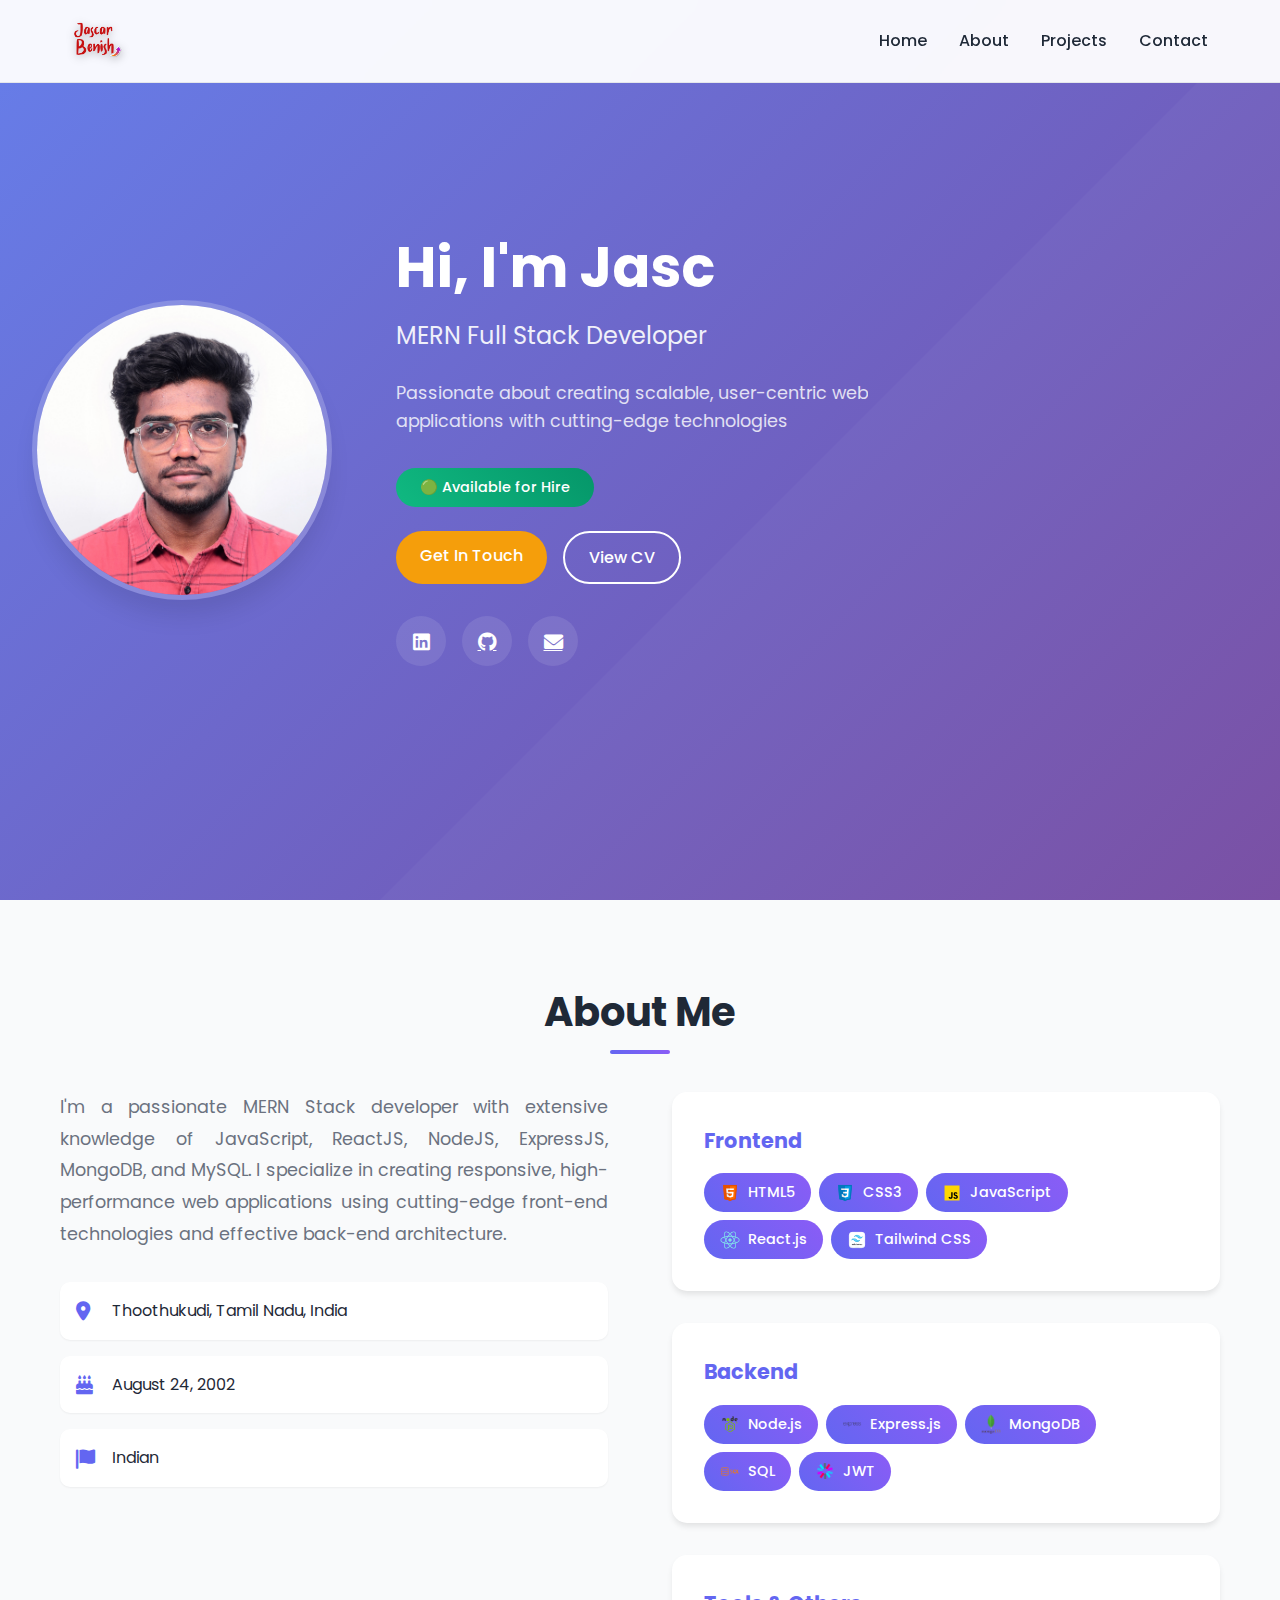
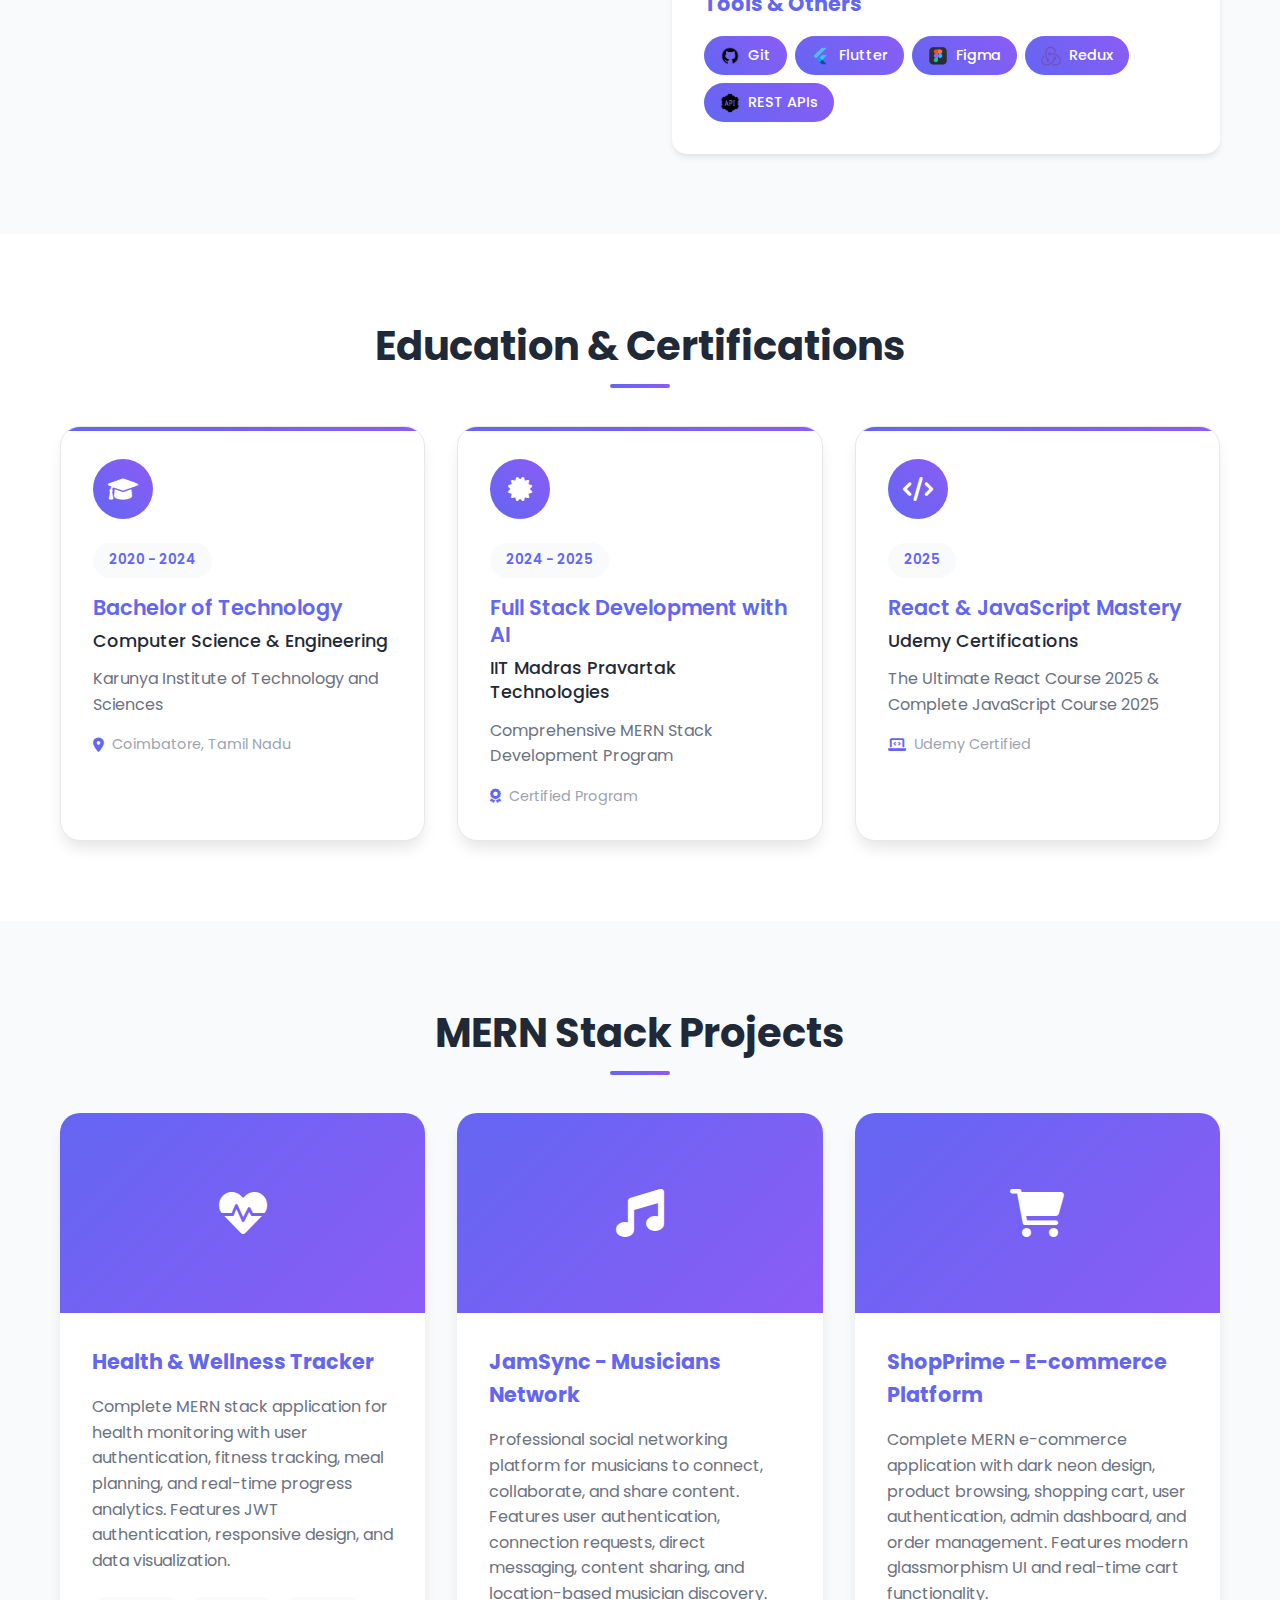
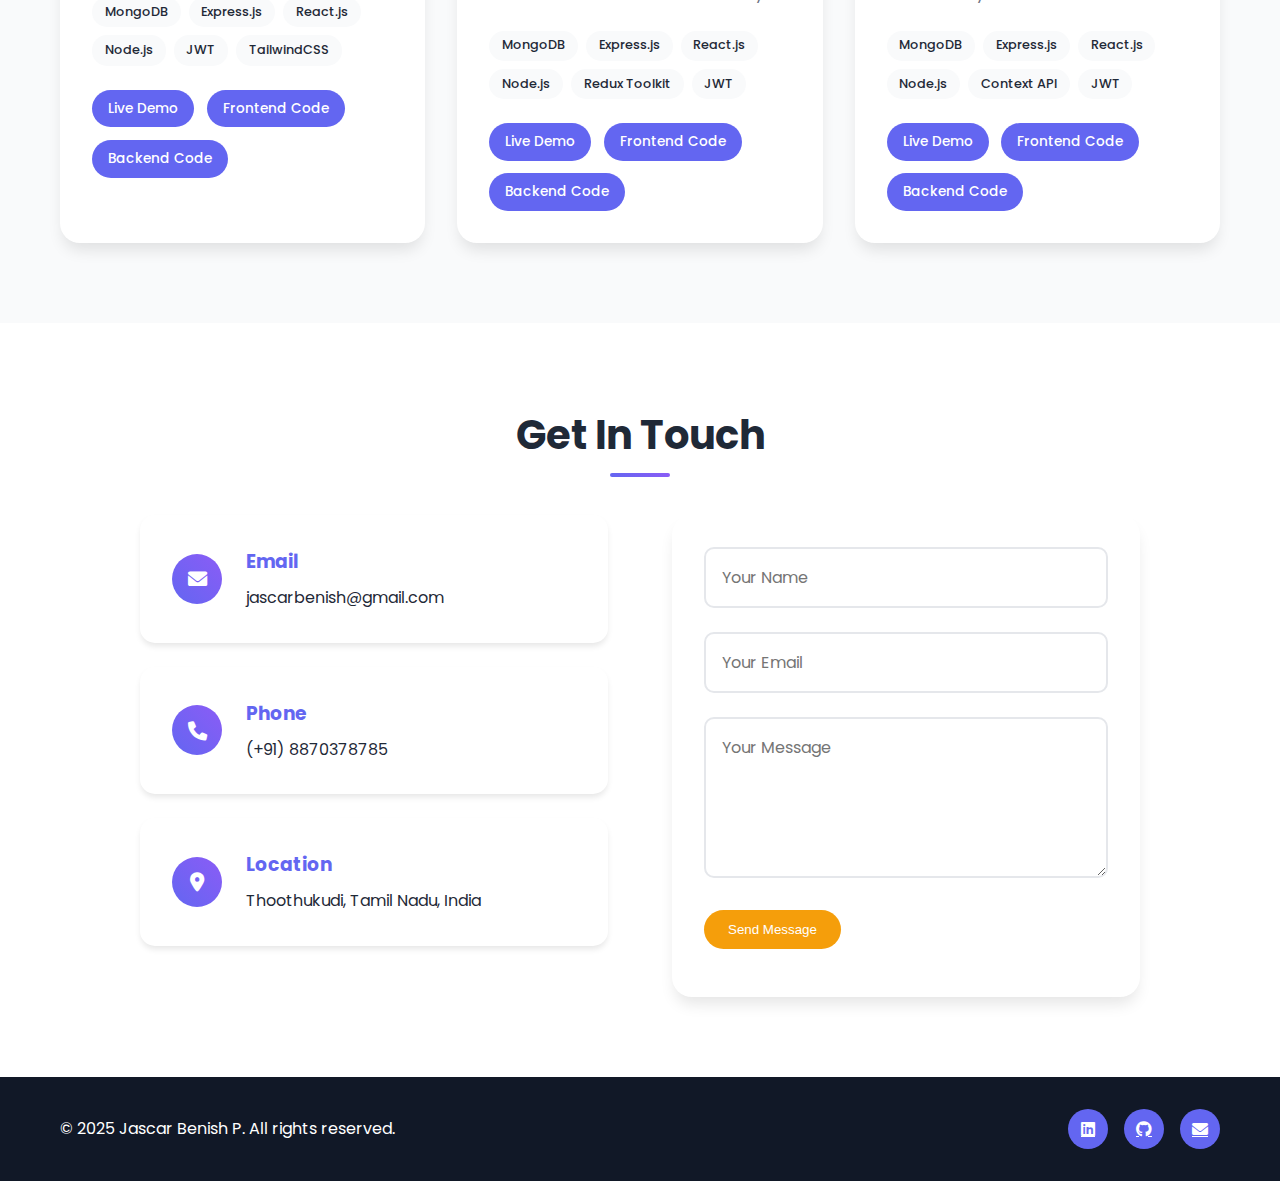
<file: index.html>
<!DOCTYPE html>
<html lang="en">
<head>
    <meta charset="UTF-8">
    <meta name="viewport" content="width=device-width, initial-scale=1.0">
    <title>Jascar Benish P - MERN Stack Developer | Full Stack Web Developer Portfolio</title>
    <meta name="description" content="Experienced MERN Stack Developer specializing in MongoDB, Express.js, React.js, and Node.js. View my complete full-stack projects with live demos and source code.">
    <meta name="keywords" content="MERN Stack Developer, MongoDB, Express.js, React.js, Node.js, Full Stack Developer, JavaScript, Web Developer, Portfolio">
    <link rel="icon" type="image/x-icon" href="./Untitled (27).png">
    <link rel="preconnect" href="https://fonts.googleapis.com">
    <link rel="preconnect" href="https://fonts.gstatic.com" crossorigin>
    <link href="https://fonts.googleapis.com/css2?family=Poppins:wght@300;400;500;600;700&display=swap" rel="stylesheet">
    <link rel="stylesheet" href="https://cdnjs.cloudflare.com/ajax/libs/font-awesome/6.0.0/css/all.min.css">
    <link rel="stylesheet" href="./styles.css">
</head>
<body>
    <!-- Navigation -->
    <nav class="navbar">
        <div class="nav-container">
            <img src="./JB Portfolio.png" alt="JB Portfolio Logo" class="logo">
            <ul class="nav-menu">
                <li><a href="#home" class="nav-link">Home</a></li>
                <li><a href="#about" class="nav-link">About</a></li>
                <li><a href="#projects" class="nav-link">Projects</a></li>
                <li><a href="#contact" class="nav-link">Contact</a></li>
            </ul>
            <div class="hamburger">
                <span></span>
                <span></span>
                <span></span>
            </div>
        </div>
    </nav>

    <!-- Hero Section -->
    <section id="home" class="hero">
        <div class="hero-container">
            <div class="hero-content">
                <div class="profile-image">
                    <img src="./Passport.JPG" alt="Jascar Benish P">
                </div>
                <div class="hero-text">
                    <h1>Hi, I'm <span class="highlight">Jascar Benish P</span></h1>
                    <h2>MERN Full Stack Developer</h2>
                    <p>Passionate about creating scalable, user-centric web applications with cutting-edge technologies</p>
                    <div class="availability-badge">
                        <span class="badge-available">🟢 Available for Hire</span>
                    </div>
                    <div class="hero-buttons">
                        <a href="#contact" class="btn btn-primary">Get In Touch</a>
                        <a href="./MERN_3.pdf" class="btn btn-secondary" target="_blank">View CV</a>
                    </div>
                    <div class="social-links">
                        <a href="https://www.linkedin.com/in/jascar-benish-p-57563a209/" target="_blank"><i class="fab fa-linkedin"></i></a>
                        <a href="https://github.com/beni2408" target="_blank"><i class="fab fa-github"></i></a>
                        <a href="mailto:jascarbenish@gmail.com"><i class="fas fa-envelope"></i></a>
                    </div>
                </div>
            </div>
        </div>
    </section>



    <!-- About Section -->
    <section id="about" class="about">
        <div class="container">
            <h2 class="section-title">About Me</h2>
            <div class="about-content">
                <div class="about-text">
                    <p>I'm a passionate MERN Stack developer with extensive knowledge of JavaScript, ReactJS, NodeJS, ExpressJS, MongoDB, and MySQL. I specialize in creating responsive, high-performance web applications using cutting-edge front-end technologies and effective back-end architecture.</p>
                    <div class="personal-info">
                        <div class="info-item">
                            <i class="fas fa-map-marker-alt"></i>
                            <span>Thoothukudi, Tamil Nadu, India</span>
                        </div>
                        <div class="info-item">
                            <i class="fas fa-birthday-cake"></i>
                            <span>August 24, 2002</span>
                        </div>
                        <div class="info-item">
                            <i class="fas fa-flag"></i>
                            <span>Indian</span>
                        </div>
                    </div>
                </div>
                <div class="skills-grid">
                    <div class="skill-category">
                        <h3>Frontend</h3>
                        <div class="skills">
                            <span class="skill-tag"><img src="./html.png" alt="HTML5"> HTML5</span>
                            <span class="skill-tag"><img src="./css.png" alt="CSS3"> CSS3</span>
                            <span class="skill-tag"><img src="./js.png" alt="JavaScript"> JavaScript</span>
                            <span class="skill-tag"><img src="./reactjs.png" alt="React.js"> React.js</span>
                            <span class="skill-tag"><img src="./Tailwind CSS.png" alt="Tailwind CSS"> Tailwind CSS</span>
                        </div>
                    </div>
                    <div class="skill-category">
                        <h3>Backend</h3>
                        <div class="skills">
                            <span class="skill-tag"><img src="./nodejs.png" alt="Node.js"> Node.js</span>
                            <span class="skill-tag"><img src="./ExpressJS.png" alt="Express.js"> Express.js</span>
                            <span class="skill-tag"><img src="./mongoDB.png" alt="MongoDB"> MongoDB</span>
                            <span class="skill-tag"><img src="./Sql_Logo.png" alt="SQL"> SQL</span>
                            <span class="skill-tag"><img src="./JWT.png" alt="JWT"> JWT</span>
                        </div>
                    </div>
                    <div class="skill-category">
                        <h3>Tools & Others</h3>
                        <div class="skills">
                            <span class="skill-tag"><img src="./github.png" alt="Git"> Git</span>
                            <span class="skill-tag"><img src="./flutter.png" alt="Flutter"> Flutter</span>
                            <span class="skill-tag"><img src="./Figma.png" alt="Figma"> Figma</span>
                            <span class="skill-tag"><img src="./Redux.png" alt="Redux"> Redux</span>
                            <span class="skill-tag"><img src="./REST API.png" alt="REST APIs"> REST APIs</span>
                        </div>
                    </div>
                </div>

            </div>
        </div>
    </section>

    <!-- Education Section -->
    <section id="education" class="education">
        <div class="container">
            <h2 class="section-title">Education & Certifications</h2>
            <div class="education-grid">
                <div class="education-card">
                    <div class="education-icon">
                        <i class="fas fa-graduation-cap"></i>
                    </div>
                    <div class="education-content">
                        <div class="education-date">2020 - 2024</div>
                        <h3>Bachelor of Technology</h3>
                        <h4>Computer Science & Engineering</h4>
                        <p>Karunya Institute of Technology and Sciences</p>
                        <span class="location"><i class="fas fa-map-marker-alt"></i> Coimbatore, Tamil Nadu</span>
                    </div>
                </div>
                <div class="education-card">
                    <div class="education-icon">
                        <i class="fas fa-certificate"></i>
                    </div>
                    <div class="education-content">
                        <div class="education-date">2024 - 2025</div>
                        <h3>Full Stack Development with AI</h3>
                        <h4>IIT Madras Pravartak Technologies</h4>
                        <p>Comprehensive MERN Stack Development Program</p>
                        <span class="location"><i class="fas fa-award"></i> Certified Program</span>
                    </div>
                </div>
                <div class="education-card">
                    <div class="education-icon">
                        <i class="fas fa-code"></i>
                    </div>
                    <div class="education-content">
                        <div class="education-date">2025</div>
                        <h3>React & JavaScript Mastery</h3>
                        <h4>Udemy Certifications</h4>
                        <p>The Ultimate React Course 2025 & Complete JavaScript Course 2025</p>
                        <span class="location"><i class="fas fa-laptop-code"></i> Udemy Certified</span>
                    </div>
                </div>
            </div>
        </div>
    </section>

    <!-- Projects Section -->
    <section id="projects" class="projects">
        <div class="container">
            <h2 class="section-title">MERN Stack Projects</h2>
            <div class="projects-grid">
                <div class="project-card">
                    <div class="project-image">
                        <i class="fas fa-heartbeat"></i>
                    </div>
                    <div class="project-content">
                        <h3>Health & Wellness Tracker</h3>
                        <p>Complete MERN stack application for health monitoring with user authentication, fitness tracking, meal planning, and real-time progress analytics. Features JWT authentication, responsive design, and data visualization.</p>
                        <div class="project-tech">
                            <span>MongoDB</span>
                            <span>Express.js</span>
                            <span>React.js</span>
                            <span>Node.js</span>
                            <span>JWT</span>
                            <span>TailwindCSS</span>
                        </div>
                        <div class="project-links">
                            <a href="https://jascarshealthandweathnessapp.netlify.app/" target="_blank">Live Demo</a>
                            <a href="https://github.com/beni2408/guvi-finalproject-frontend" target="_blank">Frontend Code</a>
                            <a href="https://github.com/beni2408/guvi-finalproject-backend" target="_blank">Backend Code</a>
                        </div>
                    </div>
                </div>
                <div class="project-card">
                    <div class="project-image">
                        <i class="fas fa-music"></i>
                    </div>
                    <div class="project-content">
                        <h3>JamSync - Musicians Network</h3>
                        <p>Professional social networking platform for musicians to connect, collaborate, and share content. Features user authentication, connection requests, direct messaging, content sharing, and location-based musician discovery.</p>
                        <div class="project-tech">
                            <span>MongoDB</span>
                            <span>Express.js</span>
                            <span>React.js</span>
                            <span>Node.js</span>
                            <span>Redux Toolkit</span>
                            <span>JWT</span>
                        </div>
                        <div class="project-links">
                            <a href="https://bandfindingjascar.netlify.app/" target="_blank">Live Demo</a>
                            <a href="https://github.com/beni2408/abndfindingfrontend.git" target="_blank">Frontend Code</a>
                            <a href="https://github.com/beni2408/bandfindingbackend.git" target="_blank">Backend Code</a>
                        </div>
                    </div>
                </div>
                <div class="project-card">
                    <div class="project-image">
                        <i class="fas fa-shopping-cart"></i>
                    </div>
                    <div class="project-content">
                        <h3>ShopPrime - E-commerce Platform</h3>
                        <p>Complete MERN e-commerce application with dark neon design, product browsing, shopping cart, user authentication, admin dashboard, and order management. Features modern glassmorphism UI and real-time cart functionality.</p>
                        <div class="project-tech">
                            <span>MongoDB</span>
                            <span>Express.js</span>
                            <span>React.js</span>
                            <span>Node.js</span>
                            <span>Context API</span>
                            <span>JWT</span>
                        </div>
                        <div class="project-links">
                            <a href="https://shopprimejascar.netlify.app/" target="_blank">Live Demo</a>
                            <a href="https://github.com/beni2408/shopprimefrontend.git" target="_blank">Frontend Code</a>
                            <a href="https://github.com/beni2408/shopprimebackend.git" target="_blank">Backend Code</a>
                        </div>
                    </div>
                </div>

            </div>
        </div>
    </section>

    <!-- Contact Section -->
    <section id="contact" class="contact">
        <div class="container">
            <h2 class="section-title">Get In Touch</h2>
            <div class="contact-content">
                <div class="contact-info">
                    <div class="contact-item">
                        <i class="fas fa-envelope"></i>
                        <div>
                            <h3>Email</h3>
                            <p><a href="mailto:jascarbenish@gmail.com" style="color: inherit; text-decoration: none;">jascarbenish@gmail.com</a></p>
                        </div>
                    </div>
                    <div class="contact-item">
                        <i class="fas fa-phone"></i>
                        <div>
                            <h3>Phone</h3>
                            <p>(+91) 8870378785</p>
                        </div>
                    </div>
                    <div class="contact-item">
                        <i class="fas fa-map-marker-alt"></i>
                        <div>
                            <h3>Location</h3>
                            <p>Thoothukudi, Tamil Nadu, India</p>
                        </div>
                    </div>
                </div>
                <div class="contact-form">
                    <form id="contact-form" action="https://formspree.io/f/xdkogkvo" method="POST">
                        <div class="form-group">
                            <input type="text" name="name" placeholder="Your Name" required>
                        </div>
                        <div class="form-group">
                            <input type="email" name="email" placeholder="Your Email" required>
                        </div>
                        <div class="form-group">
                            <textarea name="message" placeholder="Your Message" rows="5" required></textarea>
                        </div>
                        <button type="submit" class="btn btn-primary" id="submit-btn">Send Message</button>
                    </form>
                    <div id="form-status" style="margin-top: 1rem; text-align: center; font-weight: 500;"></div>
                </div>
            </div>
        </div>
    </section>

    <!-- Footer -->
    <footer class="footer">
        <div class="container">
            <div class="footer-content">
                <p>&copy; 2025 Jascar Benish P. All rights reserved.</p>
                <div class="footer-social">
                    <a href="https://www.linkedin.com/in/jascar-benish-p-57563a209/" target="_blank"><i class="fab fa-linkedin"></i></a>
                    <a href="https://github.com/beni2408" target="_blank"><i class="fab fa-github"></i></a>
                    <a href="mailto:jascarbenish@gmail.com"><i class="fas fa-envelope"></i></a>
                </div>
            </div>
        </div>
    </footer>

    <!-- Scroll to Top Button -->
    <button id="scroll-top" class="scroll-top-btn">
        <i class="fas fa-arrow-up"></i>
    </button>

    <script src="./script.js"></script>
</body>
</html>
</file>
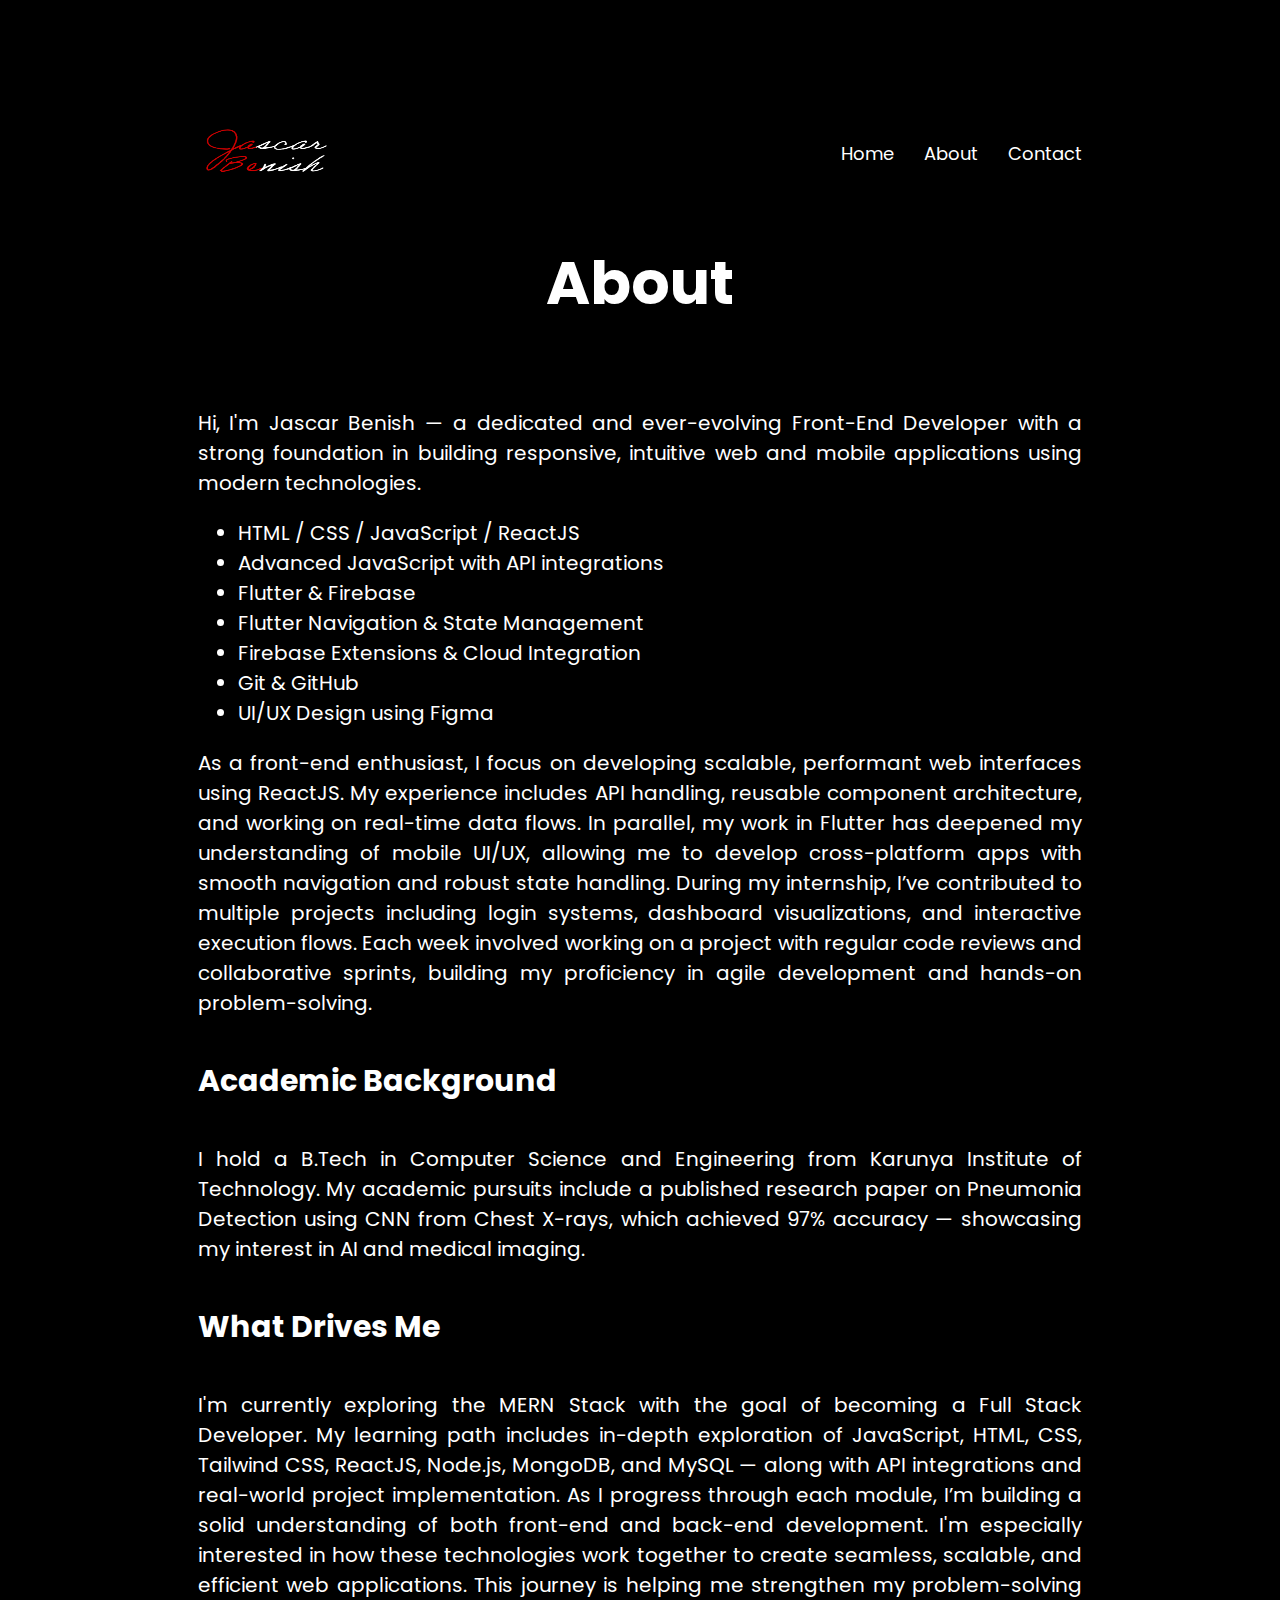
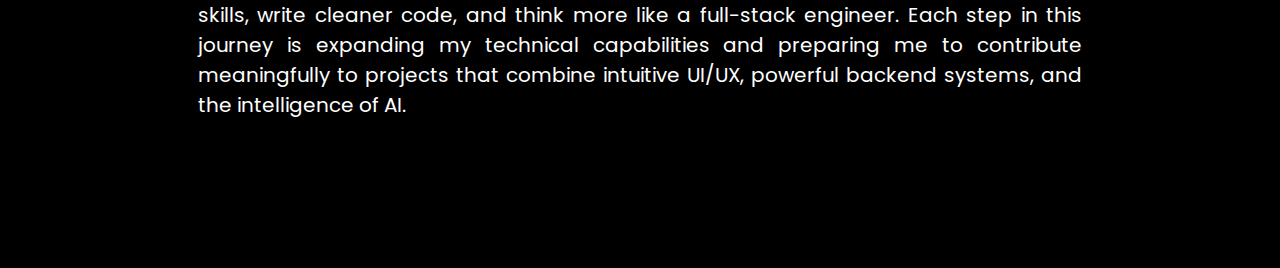
<file: about.html>
<!DOCTYPE html>
<html lang="eng">

    <head>
        <title>
            About
        </title>
        <link rel="preconnect" href="https://fonts.googleapis.com">
        <link rel="preconnect" href="https://fonts.gstatic.com" crossorigin>
        <link href="https://fonts.googleapis.com/css2?family=Poppins:ital,wght@0,100;0,200;0,300;0,400;0,500;0,600;0,700;0,800;0,900;1,100;1,200;1,300;1,400;1,500;1,600;1,700;1,800;1,900&display=swap" rel="stylesheet">
    </head>
        <link rel="stylesheet" href="./aboutstyles.css">

    <body>
        <div id="header">
            <div class="container">
                <nav>
                    <img height="50px" src="./Untitled (27).png" class="logo">
                    <ul>
                        <li><a href="./index.html">Home</a></li>
                        <li><a href="./about.html">About</a></li>
                        <li><a href="./contact.html">Contact</a></li> 
                    </ul>
                </nav>
                <head>
                    <div class="heading">
                        <h1 class="heading">
                            About
                        </h1>
                        
                    </div>
                    <div class="about">
                        <p>
                            Hi, I'm Jascar Benish — a dedicated and ever-evolving Front-End Developer with a strong foundation in building responsive, intuitive web and mobile applications using modern technologies.
                            <ul>
                                <li>HTML / CSS / JavaScript / ReactJS</li>
                                <li>Advanced JavaScript with API integrations</li>
                                <li>Flutter & Firebase</li>
                                <li>Flutter Navigation & State Management</li>
                                <li>Firebase Extensions & Cloud Integration</li>
                                <li>Git & GitHub</li>
                                <li>UI/UX Design using Figma</li>
                            </ul>
                            As a front-end enthusiast, I focus on developing scalable, performant web interfaces using ReactJS. My experience includes API handling, reusable component architecture, and working on real-time data flows. In parallel, my work in Flutter has deepened my understanding of mobile UI/UX, allowing me to develop cross-platform apps with smooth navigation and robust state handling.

                            During my internship, I’ve contributed to multiple projects including login systems, dashboard visualizations, and interactive execution flows. Each week involved working on a project with regular code reviews and collaborative sprints, building my proficiency in agile development and hands-on problem-solving.
                            <h4>Academic Background</h4>
                            
                                I hold a B.Tech in Computer Science and Engineering from Karunya Institute of Technology. My academic pursuits include a published research paper on Pneumonia Detection using CNN from Chest X-rays, which achieved 97% accuracy — showcasing my interest in AI and medical imaging.
                            
                            
                            <h4>What Drives Me</h4>
                            I'm currently exploring the MERN Stack with the goal of becoming a Full Stack Developer. My learning path includes in-depth exploration of JavaScript, HTML, CSS, Tailwind CSS, ReactJS, Node.js, MongoDB, and MySQL — along with API integrations and real-world project implementation.

As I progress through each module, I’m building a solid understanding of both front-end and back-end development. I'm especially interested in how these technologies work together to create seamless, scalable, and efficient web applications. This journey is helping me strengthen my problem-solving skills, write cleaner code, and think more like a full-stack engineer. Each step in this journey is expanding my technical capabilities and preparing me to contribute meaningfully to projects that combine intuitive UI/UX, powerful backend systems, and the intelligence of AI.
                        </p>
                    </div>
                   
                    
                </head>
    </body>
</html>
</file>
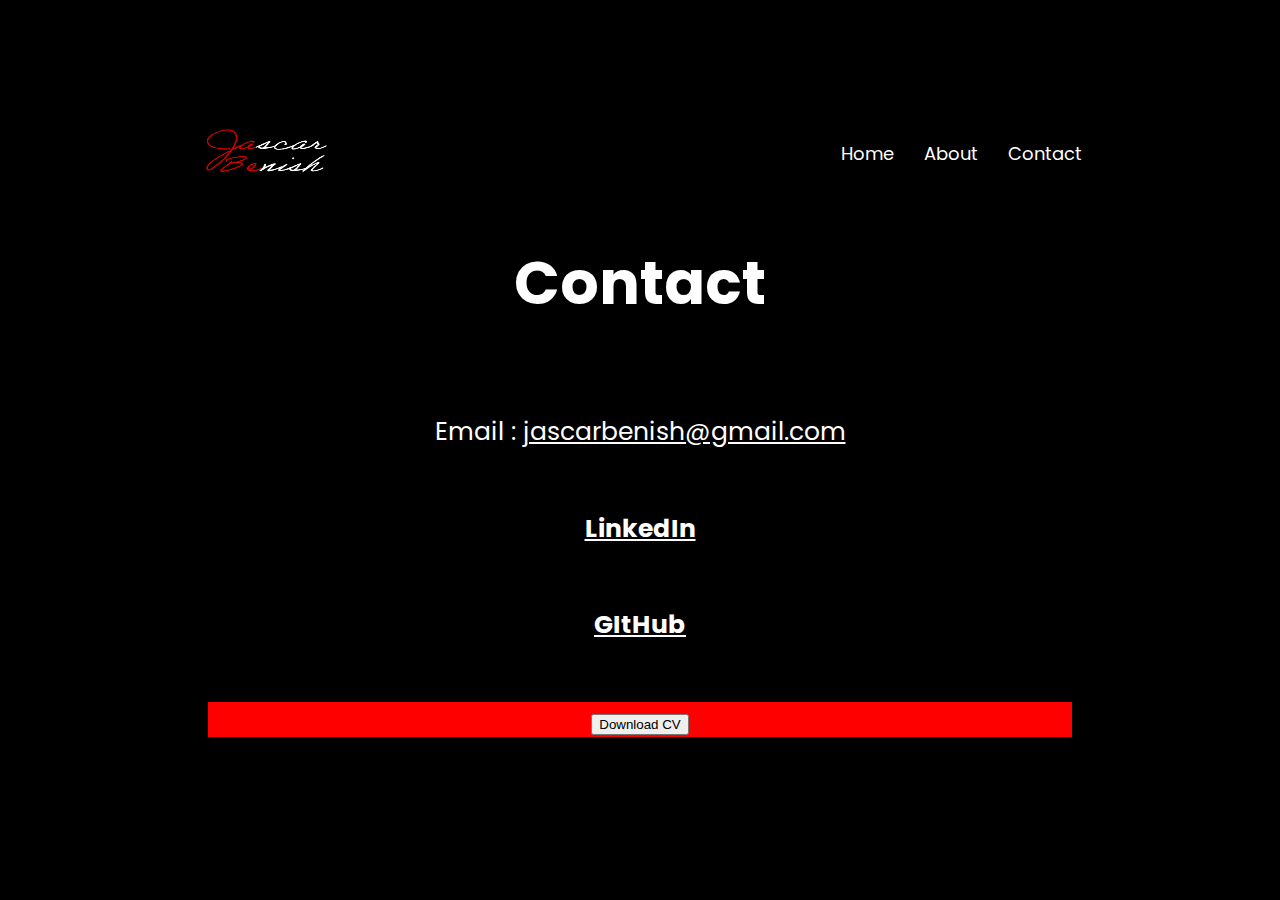
<file: contact.html>
<!DOCTYPE html>
<html lang="eng">
<meta charset="UTF-8">
<head>
    <title>
        Contact
    </title>
    <link rel="preconnect" href="https://fonts.googleapis.com">
    <link rel="preconnect" href="https://fonts.gstatic.com" crossorigin>
    <link href="https://fonts.googleapis.com/css2?family=Poppins:ital,wght@0,100;0,200;0,300;0,400;0,500;0,600;0,700;0,800;0,900;1,100;1,200;1,300;1,400;1,500;1,600;1,700;1,800;1,900&display=swap" rel="stylesheet">
</head>

<link rel="stylesheet" href="./contactstyle.css">

<body>
    <div id="header">
        <div class="container">
            <nav>
                <img height="50px" src="./Untitled (27).png" class="logo">
                <ul>
                    <li><a href="./index.html">Home</a></li>
                    <li><a href="./about.html">About</a></li>
                    <li><a href="./contact.html">Contact</a></li> 
                </ul>
            </nav>
            <head>
                <div class="heading">
                    <h1 class="heading">
                        Contact
                    </h1>
        
                </div>
                
            </head>
        

            <div class="p">
                    <p>
                       
                            <p>Email :  <a href="https://mail.google.com/mail/?view=cm&fs=1&to=jascarbenish@gmail.com">jascarbenish@gmail.com</a></p> 
                            <!-- <p>Phone : <a>+91 8870378785</a></p> -->
                            <p><a href="https://www.linkedin.com/in/jascar-benish-p-57563a209/"><h6 class="p">LinkedIn</h6></a></p>
                            
                            <p><a href="https://github.com/beni2408"><h6 class="p">GItHub</h6></a></p>

                    </p>
                </div>
                
                <div class="cv">
                    <button id="downloadBtn">Download CV</button>
                </div>
                <script src="./script.js"></script>
           
</body>
</file>
<file: aboutstyles.css>
html {
  background-color: black;
  font-family: "Poppins", sans-serif;
  color: white;
}
.heading {
  color: white;
  text-align: center;
  padding: 10px;
  font-size: 50px;
}
#header {
  /*width: 100%;
    height: 100vh; */
  background-color: black;
  background-size: cover;
  background-position: center;
}

.container {
  padding: 100px 10%;
}

.logo {
  width: 140px;
}
nav {
  display: flex;
  align-items: center;
  justify-content: space-between;
  background-color: black;
}

nav ul {
  list-style: none;
  display: flex;
  gap: 30px; /* spacing between nav items */
  margin: 0;
  padding: 0;
}

nav ul li {
  display: inline-block;
}

nav ul li a {
  color: #fff;
  text-decoration: none;
  font-size: 18px;
}

nav ul li a::after {
  content: "";
  width: 10%;
  height: 3px;
  background: #ff0000;
  position: relative;
  left: 0;
  bottom: -1px;
  transition: 0.5s;
}

.about {
  font-size: 20px;
  text-align: justify;
}

.about h4 {
  font-size: 30px;
}

@media (max-width: 480px) {
  .heading {
    font-size: 28px;
    padding: 8px;
  }

  .container {
    padding: 40px 5%;
  }

  nav {
    flex-direction: column;
    align-items: flex-start;
  }

  nav ul {
    width: 100%;
    padding-left: 0;
  }

  nav ul li {
    display: block;
    margin: 10px 0;
  }

  .about {
    font-size: 16px;
  }

  .about h4 {
    font-size: 24px;
  }
}

/* Medium Devices (Tablets) */
@media (max-width: 768px) {
  .heading {
    font-size: 36px;
  }

  .container {
    padding: 60px 8%;
  }

  .about {
    font-size: 18px;
  }

  .about h4 {
    font-size: 26px;
  }

  nav ul li a {
    font-size: 16px;
  }
}

/* Large Devices (Laptops and up) */
@media (min-width: 1200px) {
  .container {
    padding: 120px 15%;
  }

  .heading {
    font-size: 60px;
  }
}
</file>
<file: contactstyle.css>
html {
  background-color: black;
  font-family: "Poppins", sans-serif;
  color: white;
}
.heading {
  color: white;
  text-align: center;
  padding: 10px;
  font-size: 50px;
}
#header {
  /*width: 100%;
    height: 100vh; */
  background-color: black;
  background-size: cover;
  background-position: center;
}

.container {
  padding: 100px 10%;
}

.logo {
  width: 140px;
}
nav {
  display: flex;
  align-items: center;
  justify-content: space-between;
  background-color: black;
}

nav ul {
  list-style: none;
  display: flex;
  gap: 30px; /* spacing between nav items */
  margin: 0;
  padding: 0;
}

nav ul li {
  display: inline-block;
}

nav ul li a {
  color: #fff;
  text-decoration: none;
  font-size: 18px;
}
nav ul li a::after {
  content: "";
  width: 10%;
  height: 3px;
  background: #ff0000;
  position: relative;
  left: 0;
  bottom: -1px;
  transition: 0.5s;
}

a {
  color: white;
}
.p {
  font-size: 25px;
  text-align: center;
  p:h6 {
    font-size: 25;
  }
}
.p a:hover {
  color: #ff0000;
}

.cv {
  text-align: center;
  align-items: center;
  font-size: 20px;
  font-weight: bold;
  margin: 10px;
  background-color: #ff0000;
  padding-left: 5px;
  padding-top: 5px;
  padding-right: 5px;
  color: white;
  inline-size: none;
}

/* -----------------------------
   📱 Responsive Media Queries
------------------------------ */

/* Small Devices (Phones) */
@media (max-width: 480px) {
  .container {
    padding: 40px 5%;
    text-align: center;
  }

  nav {
    flex-direction: column;
    align-items: center;
    gap: 10px;
  }

  nav ul {
    display: flex;
    flex-direction: row;
    justify-content: center;
    gap: 20px;
    padding: 0;
    margin: 0;
    width: 100%;
  }

  nav ul li {
    display: inline-block;
    margin: 0;
  }

  nav ul li a {
    font-size: 16px;
  }

  .heading {
    font-size: 28px;
    text-align: center;
    padding: 8px;
  }

  .p {
    font-size: 18px;
    text-align: center;
    margin: 10px 0;
    padding: 0 15px;
  }

  .cv {
    font-size: 16px;
    padding: 10px 20px;
    width: 90%;
    max-width: 300px;
    text-align: center;
    margin: 20px auto;
    display: block;
    border-radius: 6px;
  }
}

/* Medium Devices (Tablets) */
@media (max-width: 768px) {
  .heading {
    font-size: 36px;
  }

  .container {
    padding: 60px 8%;
  }

  .p {
    font-size: 20px;
  }

  .cv {
    font-size: 18px;
    padding: 10px 15px;
  }
}

/* Large Devices (Desktops) */
@media (min-width: 1200px) {
  .container {
    padding: 120px 15%;
  }

  .heading {
    font-size: 60px;
  }
}
</file>
<file: styles.css>
/* Reset and Base Styles */
* {
    margin: 0;
    padding: 0;
    box-sizing: border-box;
}

:root {
    --primary-color: #6366f1;
    --secondary-color: #8b5cf6;
    --accent-color: #f59e0b;
    --text-primary: #1f2937;
    --text-secondary: #6b7280;
    --text-light: #9ca3af;
    --bg-primary: #ffffff;
    --bg-secondary: #f9fafb;
    --bg-dark: #111827;
    --border-color: #e5e7eb;
    --shadow-sm: 0 1px 2px 0 rgb(0 0 0 / 0.05);
    --shadow-md: 0 4px 6px -1px rgb(0 0 0 / 0.1);
    --shadow-lg: 0 10px 15px -3px rgb(0 0 0 / 0.1);
    --shadow-xl: 0 20px 25px -5px rgb(0 0 0 / 0.1);
}

body {
    font-family: 'Poppins', sans-serif;
    line-height: 1.6;
    color: var(--text-primary);
    background: var(--bg-primary);
}

.container {
    max-width: 1200px;
    margin: 0 auto;
    padding: 0 20px;
}

/* Navigation */
.navbar {
    position: fixed;
    top: 0;
    width: 100%;
    background: rgba(255, 255, 255, 0.95);
    backdrop-filter: blur(10px);
    border-bottom: 1px solid var(--border-color);
    z-index: 1000;
    transition: all 0.3s ease;
}

.nav-container {
    display: flex;
    justify-content: space-between;
    align-items: center;
    padding: 1rem 2rem;
    max-width: 1200px;
    margin: 0 auto;
}

.logo {
    height: 50px;
    width: auto;
    max-width: 150px;
    object-fit: contain;
    filter: drop-shadow(0 2px 4px rgba(0,0,0,0.3));
}

.nav-menu {
    display: flex;
    list-style: none;
    gap: 2rem;
}

.nav-link {
    text-decoration: none;
    color: var(--text-primary);
    font-weight: 500;
    transition: color 0.3s ease;
    position: relative;
}

.nav-link:hover {
    color: var(--primary-color);
}

.nav-link::after {
    content: '';
    position: absolute;
    bottom: -5px;
    left: 0;
    width: 0;
    height: 2px;
    background: var(--primary-color);
    transition: width 0.3s ease;
}

.nav-link:hover::after {
    width: 100%;
}

.hamburger {
    display: none;
    flex-direction: column;
    cursor: pointer;
}

.hamburger span {
    width: 25px;
    height: 3px;
    background: var(--text-primary);
    margin: 3px 0;
    transition: 0.3s;
}

/* Hero Section */
.hero {
    min-height: 100vh;
    display: flex;
    align-items: center;
    background: linear-gradient(135deg, #667eea 0%, #764ba2 100%);
    color: white;
    position: relative;
    overflow: hidden;
}

.hero::before {
    content: '';
    position: absolute;
    top: 0;
    left: 0;
    right: 0;
    bottom: 0;
    background: url('data:image/svg+xml,<svg xmlns="http://www.w3.org/2000/svg" viewBox="0 0 1000 1000"><polygon fill="%23ffffff08" points="0,1000 1000,0 1000,1000"/></svg>');
    background-size: cover;
}

.hero-container {
    position: relative;
    z-index: 2;
}

.hero-content {
    display: grid;
    grid-template-columns: 1fr 2fr;
    gap: 4rem;
    align-items: center;
    max-width: 1200px;
    margin: 0 auto;
    padding: 0 2rem;
}

.profile-image {
    display: flex;
    justify-content: center;
}

.profile-image img {
    width: 300px;
    height: 300px;
    border-radius: 50%;
    border: 5px solid rgba(255, 255, 255, 0.2);
    box-shadow: var(--shadow-xl);
    transition: transform 0.3s ease;
}

.profile-image img:hover {
    transform: scale(1.05);
}

.hero-text h1 {
    font-size: 3.5rem;
    font-weight: 700;
    margin-bottom: 1rem;
    line-height: 1.2;
}

.highlight {
    background: linear-gradient(45deg, #f59e0b, #ef4444);
    -webkit-background-clip: text;
    -webkit-text-fill-color: transparent;
    background-clip: text;
}

.hero-text h2 {
    font-size: 1.5rem;
    font-weight: 400;
    margin-bottom: 1.5rem;
    opacity: 0.9;
}

.hero-text p {
    font-size: 1.1rem;
    margin-bottom: 2rem;
    opacity: 0.8;
    max-width: 500px;
}

.hero-buttons {
    display: flex;
    gap: 1rem;
    margin-bottom: 2rem;
}

.btn {
    padding: 12px 24px;
    border-radius: 50px;
    text-decoration: none;
    font-weight: 500;
    transition: all 0.3s ease;
    display: inline-block;
    border: none;
    cursor: pointer;
}

.btn-primary {
    background: var(--accent-color);
    color: white;
}

.btn-primary:hover {
    background: #d97706;
    transform: translateY(-2px);
    box-shadow: var(--shadow-lg);
}

.btn-secondary {
    background: transparent;
    color: white;
    border: 2px solid white;
}

.btn-secondary:hover {
    background: white;
    color: var(--primary-color);
}

.social-links {
    display: flex;
    gap: 1rem;
}

.social-links a {
    width: 50px;
    height: 50px;
    border-radius: 50%;
    background: rgba(255, 255, 255, 0.1);
    display: flex;
    align-items: center;
    justify-content: center;
    color: white;
    font-size: 1.2rem;
    transition: all 0.3s ease;
}

.social-links a:hover {
    background: var(--accent-color);
    transform: translateY(-3px);
}

/* Section Styles */
section {
    padding: 5rem 0;
}

.section-title {
    text-align: center;
    font-size: 2.5rem;
    font-weight: 700;
    margin-bottom: 3rem;
    position: relative;
}

.section-title::after {
    content: '';
    position: absolute;
    bottom: -10px;
    left: 50%;
    transform: translateX(-50%);
    width: 60px;
    height: 4px;
    background: linear-gradient(45deg, var(--primary-color), var(--secondary-color));
    border-radius: 2px;
}

/* About Section */
.about {
    background: var(--bg-secondary);
}

.about-content {
    display: grid;
    grid-template-columns: 1fr 1fr;
    gap: 4rem;
    align-items: start;
}

.about-text p {
    font-size: 1.1rem;
    color: var(--text-secondary);
    margin-bottom: 2rem;
    line-height: 1.8;
    text-align: justify;
}

.personal-info {
    display: flex;
    flex-direction: column;
    gap: 1rem;
}

.info-item {
    display: flex;
    align-items: center;
    gap: 1rem;
    padding: 1rem;
    background: white;
    border-radius: 10px;
    box-shadow: var(--shadow-sm);
}

.info-item i {
    color: var(--primary-color);
    font-size: 1.2rem;
    width: 20px;
}

.skills-grid {
    display: grid;
    gap: 2rem;
}

.skill-category {
    background: white;
    padding: 2rem;
    border-radius: 15px;
    box-shadow: var(--shadow-md);
    transition: transform 0.3s ease;
}

.skill-category:hover {
    transform: translateY(-5px);
}

.skill-category h3 {
    color: var(--primary-color);
    margin-bottom: 1rem;
    font-size: 1.3rem;
}

.skills {
    display: flex;
    flex-wrap: wrap;
    gap: 0.5rem;
}

.skill-tag {
    background: linear-gradient(45deg, var(--primary-color), var(--secondary-color));
    color: white;
    padding: 0.5rem 1rem;
    border-radius: 25px;
    font-size: 0.9rem;
    font-weight: 500;
    display: flex;
    align-items: center;
    gap: 0.5rem;
}

.skill-tag img {
    width: 20px;
    height: 20px;
    object-fit: contain;
}

/* Education Section */
.education {
    background: var(--bg-primary);
}

.education-grid {
    display: grid;
    grid-template-columns: repeat(auto-fit, minmax(350px, 1fr));
    gap: 2rem;
    max-width: 1200px;
    margin: 0 auto;
}

.education-card {
    background: white;
    border-radius: 20px;
    padding: 2rem;
    box-shadow: var(--shadow-lg);
    transition: all 0.3s ease;
    border: 1px solid var(--border-color);
    position: relative;
    overflow: hidden;
}

.education-card::before {
    content: '';
    position: absolute;
    top: 0;
    left: 0;
    right: 0;
    height: 4px;
    background: linear-gradient(45deg, var(--primary-color), var(--secondary-color));
}

.education-card:hover {
    transform: translateY(-8px);
    box-shadow: var(--shadow-xl);
}

.education-icon {
    width: 60px;
    height: 60px;
    background: linear-gradient(45deg, var(--primary-color), var(--secondary-color));
    border-radius: 50%;
    display: flex;
    align-items: center;
    justify-content: center;
    color: white;
    font-size: 1.5rem;
    margin-bottom: 1.5rem;
}

.education-content {
    text-align: left;
}

.education-date {
    background: var(--bg-secondary);
    color: var(--primary-color);
    padding: 0.4rem 1rem;
    border-radius: 20px;
    font-size: 0.85rem;
    font-weight: 600;
    display: inline-block;
    margin-bottom: 1rem;
}

.education-content h3 {
    color: var(--primary-color);
    font-size: 1.3rem;
    font-weight: 600;
    margin-bottom: 0.5rem;
    line-height: 1.3;
}

.education-content h4 {
    color: var(--text-primary);
    font-size: 1.1rem;
    font-weight: 500;
    margin-bottom: 0.8rem;
    line-height: 1.4;
}

.education-content p {
    color: var(--text-secondary);
    margin-bottom: 1rem;
    line-height: 1.6;
}

.education-content .location {
    color: var(--text-light);
    font-size: 0.9rem;
    display: flex;
    align-items: center;
    gap: 0.5rem;
}

.education-content .location i {
    color: var(--primary-color);
}

/* Projects Section */
.projects {
    background: var(--bg-secondary);
}

.projects-grid {
    display: grid;
    grid-template-columns: repeat(auto-fit, minmax(300px, 1fr));
    gap: 2rem;
}

.project-card {
    background: white;
    border-radius: 20px;
    overflow: hidden;
    box-shadow: var(--shadow-lg);
    transition: all 0.3s ease;
}

.project-card:hover {
    transform: translateY(-10px);
    box-shadow: var(--shadow-xl);
}

.project-image {
    height: 200px;
    background: linear-gradient(135deg, var(--primary-color), var(--secondary-color));
    display: flex;
    align-items: center;
    justify-content: center;
    color: white;
    font-size: 3rem;
}

.project-content {
    padding: 2rem;
}

.project-content h3 {
    color: var(--primary-color);
    margin-bottom: 1rem;
    font-size: 1.3rem;
}

.project-content p {
    color: var(--text-secondary);
    margin-bottom: 1.5rem;
    line-height: 1.6;
}

.project-tech {
    display: flex;
    flex-wrap: wrap;
    gap: 0.5rem;
    margin-bottom: 1.5rem;
}

.project-tech span {
    background: var(--bg-secondary);
    color: var(--text-primary);
    padding: 0.3rem 0.8rem;
    border-radius: 15px;
    font-size: 0.8rem;
    font-weight: 500;
}

.project-links {
    display: flex;
    flex-wrap: wrap;
    gap: 0.8rem;
}

.project-links a {
    background: var(--primary-color);
    color: white;
    text-decoration: none;
    font-weight: 500;
    padding: 0.5rem 1rem;
    border-radius: 20px;
    font-size: 0.85rem;
    transition: all 0.3s ease;
    display: inline-block;
}

.project-links a:hover {
    background: var(--secondary-color);
    transform: translateY(-2px);
    box-shadow: var(--shadow-md);
}

/* Contact Section */
.contact-content {
    display: grid;
    grid-template-columns: 1fr 1fr;
    gap: 4rem;
    max-width: 1000px;
    margin: 0 auto;
}

.contact-item {
    display: flex;
    align-items: center;
    gap: 1.5rem;
    padding: 2rem;
    background: white;
    border-radius: 15px;
    box-shadow: var(--shadow-md);
    margin-bottom: 1.5rem;
}

.contact-item i {
    width: 50px;
    height: 50px;
    background: linear-gradient(45deg, var(--primary-color), var(--secondary-color));
    color: white;
    border-radius: 50%;
    display: flex;
    align-items: center;
    justify-content: center;
    font-size: 1.2rem;
}

.contact-item h3 {
    color: var(--primary-color);
    margin-bottom: 0.5rem;
}

.contact-form {
    background: white;
    padding: 2rem;
    border-radius: 20px;
    box-shadow: var(--shadow-lg);
}

.form-group {
    margin-bottom: 1.5rem;
}

.form-group input,
.form-group textarea {
    width: 100%;
    padding: 1rem;
    border: 2px solid var(--border-color);
    border-radius: 10px;
    font-family: inherit;
    font-size: 1rem;
    transition: border-color 0.3s ease;
}

.form-group input:focus,
.form-group textarea:focus {
    outline: none;
    border-color: var(--primary-color);
}

/* Footer */
.footer {
    background: var(--bg-dark);
    color: white;
    padding: 2rem 0;
}

.footer-content {
    display: flex;
    justify-content: space-between;
    align-items: center;
}

.footer-social {
    display: flex;
    gap: 1rem;
}

.footer-social a {
    width: 40px;
    height: 40px;
    background: var(--primary-color);
    color: white;
    border-radius: 50%;
    display: flex;
    align-items: center;
    justify-content: center;
    transition: all 0.3s ease;
}

.footer-social a:hover {
    background: var(--accent-color);
    transform: translateY(-3px);
}

/* Responsive Design */
@media (max-width: 768px) {
    .hamburger {
        display: flex;
    }
    
    .nav-menu {
        position: fixed;
        left: -100%;
        top: 70px;
        flex-direction: column;
        background-color: white;
        width: 100%;
        text-align: center;
        transition: 0.3s;
        box-shadow: var(--shadow-lg);
        padding: 2rem 0;
    }
    
    .nav-menu.active {
        left: 0;
    }
    
    .hero-content {
        grid-template-columns: 1fr;
        text-align: center;
        gap: 2rem;
    }
    
    .hero-text h1 {
        font-size: 2.5rem;
    }
    
    .profile-image img {
        width: 250px;
        height: 250px;
    }
    
    .about-content {
        grid-template-columns: 1fr;
        gap: 2rem;
    }
    
    .education-grid {
        grid-template-columns: 1fr;
        gap: 1.5rem;
    }
    
    .education-card {
        padding: 1.5rem;
    }
    
    .contact-content {
        grid-template-columns: 1fr;
        gap: 2rem;
    }
    
    .footer-content {
        flex-direction: column;
        gap: 1rem;
        text-align: center;
    }
    
    .hero-buttons {
        flex-direction: column;
        align-items: center;
    }
    
    .btn {
        width: 200px;
        text-align: center;
    }
}

@media (max-width: 480px) {
    .container {
        padding: 0 15px;
    }
    
    .hero-text h1 {
        font-size: 2rem;
    }
    
    .profile-image img {
        width: 200px;
        height: 200px;
    }
    
    .section-title {
        font-size: 2rem;
    }
    
    .projects-grid {
        grid-template-columns: 1fr;
    }
    
    .education-grid {
        grid-template-columns: 1fr;
    }
    
    .education-card {
        padding: 1.2rem;
    }
    
    .education-content h3 {
        font-size: 1.1rem;
    }
    
    .education-content h4 {
        font-size: 1rem;
    }
}

/* Smooth scrolling */
html {
    scroll-behavior: smooth;
}

/* Loading animation */
@keyframes fadeInUp {
    from {
        opacity: 0;
        transform: translateY(30px);
    }
    to {
        opacity: 1;
        transform: translateY(0);
    }
}

.fade-in {
    animation: fadeInUp 0.6s ease-out;
}

/* Availability Badge */
.availability-badge {
    margin-bottom: 1.5rem;
}

.badge-available {
    background: linear-gradient(45deg, #10b981, #059669);
    color: white;
    padding: 0.5rem 1.5rem;
    border-radius: 25px;
    font-size: 0.9rem;
    font-weight: 500;
    display: inline-block;
    animation: pulse 2s infinite;
}

@keyframes pulse {
    0%, 100% { transform: scale(1); }
    50% { transform: scale(1.05); }
}

/* Stats Section */
.stats {
    padding: 3rem 0;
    background: var(--bg-secondary);
}

.stats-grid {
    display: grid;
    grid-template-columns: repeat(auto-fit, minmax(200px, 1fr));
    gap: 2rem;
    text-align: center;
}

.stat-item {
    background: white;
    padding: 2rem;
    border-radius: 15px;
    box-shadow: var(--shadow-md);
    transition: transform 0.3s ease;
}

.stat-item:hover {
    transform: translateY(-5px);
}

.stat-number {
    font-size: 3rem;
    font-weight: 700;
    color: var(--primary-color);
    margin-bottom: 0.5rem;
}

.stat-label {
    color: var(--text-secondary);
    font-weight: 500;
}

/* Scroll to Top Button */
.scroll-top-btn {
    position: fixed;
    bottom: 30px;
    right: 30px;
    width: 50px;
    height: 50px;
    background: var(--primary-color);
    color: white;
    border: none;
    border-radius: 50%;
    cursor: pointer;
    font-size: 1.2rem;
    box-shadow: var(--shadow-lg);
    opacity: 0;
    visibility: hidden;
    transition: all 0.3s ease;
    z-index: 1000;
}

.scroll-top-btn.visible {
    opacity: 1;
    visibility: visible;
}

.scroll-top-btn:hover {
    background: var(--secondary-color);
    transform: translateY(-3px);
}
</file>
